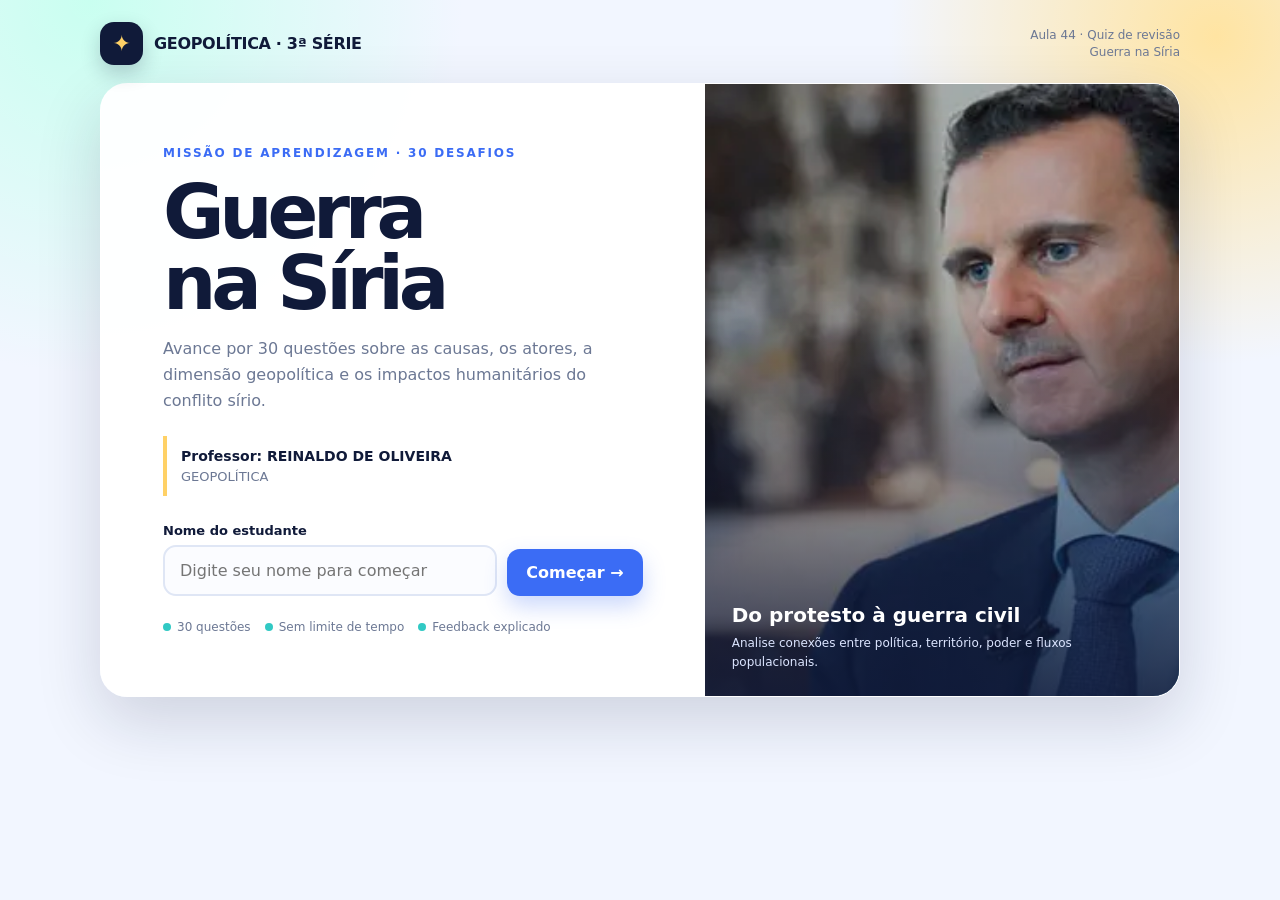
<file: index.html>
<!DOCTYPE html>
<html lang="pt-BR">
<head>
<meta charset="UTF-8" />
<meta name="viewport" content="width=device-width, initial-scale=1.0" />
<title>Quiz — Guerra na Síria | Geopolítica</title>
  <link rel="stylesheet" href="style.css">
</head>
<body>
<div class="wrap">
<header class="topbar"><div class="identity"><div class="mark">✦</div><span>GEOPOLÍTICA · 3ª SÉRIE</span></div><div class="small-note">Aula 44 · Quiz de revisão<br>Guerra na Síria</div></header>
<section class="card home" id="home">
  <div class="hero">
    <div class="eyebrow">Missão de aprendizagem · 30 desafios</div>
    <h1>Guerra<br>na Síria</h1>
    <p>Avance por 30 questões sobre as causas, os atores, a dimensão geopolítica e os impactos humanitários do conflito sírio.</p>
    <div class="teacher"><strong>Professor: REINALDO DE OLIVEIRA</strong>GEOPOLÍTICA</div>
    <form id="startForm"><div class="start-area"><div class="input-wrap"><label class="label" for="studentName">Nome do estudante</label><input class="name" id="studentName" maxlength="60" placeholder="Digite seu nome para começar" required /></div><button class="btn primary" type="submit">Começar →</button></div></form>
    <div class="how"><span><i></i>30 questões</span><span><i></i>Sem limite de tempo</span><span><i></i>Feedback explicado</span></div>
  </div>
  <div class="visual"><img id="heroImage" alt="Bashar al-Assad, tema central da aula" /><div class="visual-caption"><strong>Do protesto à guerra civil</strong><span>Analise conexões entre política, território, poder e fluxos populacionais.</span></div></div>
</section>
<section class="card quiz" id="quiz">
  <div class="quiz-head"><div class="student">Estudante: <strong id="studentDisplay"></strong></div></div>
  <div class="progress-meta"><span id="counter">Questão 1 de 30</span><span id="points">0 acertos</span></div><div class="track"><div class="bar" id="bar"></div></div>
  <div class="tag">Leia e escolha a alternativa correta</div><h2 class="question" id="question"></h2><img class="question-image" id="questionImage" alt="Imagem contextual da questão" />
  <div class="options" id="options"></div><div class="feedback" id="feedback"></div><div class="actions"><button class="btn primary" id="next" hidden>Próxima →</button></div>
</section>
<section class="card result" id="result"><div class="trophy">🏆</div><h2><span id="resultName"></span>, missão concluída!</h2><div class="score"><b id="finalScore">0</b> / 30 acertos</div><p id="message"></p><div class="result-buttons"><button class="btn primary" id="again">Jogar novamente ↻</button><button class="btn secondary" id="newStudent">Trocar estudante</button></div></section>
</div>
  <script src="script.js"></script>
</body>
</html>
</file>
<file: style.css>
:root{--ink:#17223d;--navy:#101a39;--blue:#3b6cf5;--cyan:#31c9c4;--gold:#ffd166;--green:#25b985;--red:#ef6868;--muted:#6c7894;--bg:#f2f6ff;--line:#dfe6f5;--shadow:0 24px 65px rgba(16,26,57,.16)}
*{box-sizing:border-box}body{margin:0;min-height:100vh;color:var(--ink);font-family:Inter,ui-sans-serif,system-ui,-apple-system,"Segoe UI",sans-serif;background:radial-gradient(circle at 7% 0%,#c9fff0 0,transparent 25%),radial-gradient(circle at 95% 4%,#ffe4a2 0,transparent 22%),var(--bg)}
button,input{font:inherit}button{cursor:pointer}.wrap{width:min(1080px,calc(100% - 28px));margin:auto;padding:22px 0 48px}.topbar{display:flex;align-items:center;justify-content:space-between;gap:18px;margin-bottom:18px}.identity{display:flex;align-items:center;gap:11px;font-weight:900;color:var(--navy);letter-spacing:-.02em}.mark{width:43px;height:43px;border-radius:14px;display:grid;place-items:center;background:var(--navy);color:var(--gold);font-size:22px;box-shadow:0 8px 20px #101a3933}.small-note{font-size:12px;color:var(--muted);text-align:right;line-height:1.35}.card{background:rgba(255,255,255,.95);border:1px solid #ffffffdd;border-radius:27px;box-shadow:var(--shadow);overflow:hidden}.home{display:grid;grid-template-columns:1.12fr .88fr;min-height:590px}.hero{padding:clamp(27px,5vw,62px);display:flex;flex-direction:column;justify-content:center}.eyebrow{font-size:12px;text-transform:uppercase;letter-spacing:.15em;color:var(--blue);font-weight:900}.hero h1{font-size:clamp(38px,6vw,75px);line-height:.94;letter-spacing:-.07em;color:var(--navy);margin:17px 0 18px}.hero p{color:var(--muted);line-height:1.62;font-size:16px;max-width:620px;margin:0 0 22px}.teacher{border-left:4px solid var(--gold);padding:10px 0 10px 14px;font-size:13px;line-height:1.5;color:var(--muted);margin-bottom:27px}.teacher strong{display:block;color:var(--navy);font-size:14px}.start-area{display:flex;gap:10px;align-items:end;max-width:520px}.input-wrap{flex:1}.label{display:block;font-weight:800;font-size:13px;margin-bottom:7px;color:var(--navy)}.name{width:100%;padding:14px 15px;border:2px solid var(--line);border-radius:13px;outline:none;background:#fbfcff}.name:focus{border-color:var(--blue);box-shadow:0 0 0 4px #3b6cf51f}.btn{border:0;border-radius:13px;padding:14px 19px;font-weight:900;transition:.18s;white-space:nowrap}.btn:hover{transform:translateY(-2px)}.primary{background:var(--blue);color:white;box-shadow:0 10px 22px #3b6cf544}.secondary{background:#eaf0ff;color:var(--blue)}.visual{position:relative;min-height:350px;background:var(--navy);overflow:hidden}.visual img{width:100%;height:100%;object-fit:cover;opacity:.87}.visual::after{content:"";position:absolute;inset:0;background:linear-gradient(180deg,transparent 35%,#101a39d9 100%)}.visual-caption{position:absolute;z-index:2;bottom:26px;left:27px;right:27px;color:white}.visual-caption strong{display:block;font-size:20px;margin-bottom:5px}.visual-caption span{font-size:12px;color:#dce5ff}.how{margin-top:24px;display:flex;gap:14px;flex-wrap:wrap;color:var(--muted);font-size:12px}.how span{display:inline-flex;align-items:center;gap:6px}.how i{width:8px;height:8px;border-radius:50%;background:var(--cyan);display:inline-block}.quiz,.result{display:none;padding:clamp(21px,4vw,43px)}.quiz-head{display:flex;align-items:center;justify-content:space-between;gap:14px;margin-bottom:17px}.student{font-size:13px;color:var(--muted)}.student strong{color:var(--navy)}.timer{font-weight:900;color:var(--navy);background:#edf2ff;padding:9px 13px;border-radius:999px;font-variant-numeric:tabular-nums}.timer.warn{background:#fff0eb;color:#a44938}.progress-meta{display:flex;justify-content:space-between;color:var(--muted);font-size:12px;font-weight:800;margin-bottom:8px}.track{height:9px;background:#e9eef8;border-radius:999px;overflow:hidden;margin-bottom:32px}.bar{height:100%;width:0;background:linear-gradient(90deg,var(--blue),var(--cyan));transition:width .3s}.tag{font-size:12px;font-weight:900;text-transform:uppercase;letter-spacing:.11em;color:var(--blue);margin-bottom:10px}.question{font-size:clamp(24px,4vw,39px);line-height:1.13;letter-spacing:-.045em;color:var(--navy);margin:0 0 20px;max-width:880px}.question-image{display:none;width:min(100%,570px);height:205px;object-fit:cover;border-radius:17px;margin:0 0 20px;border:1px solid var(--line);box-shadow:0 9px 22px #101a3912}.options{display:grid;gap:12px}.option{width:100%;display:flex;align-items:center;gap:13px;text-align:left;padding:15px 17px;border:2px solid var(--line);border-radius:15px;background:#fff;color:var(--ink);transition:.18s}.option:hover:not(:disabled){transform:translateX(3px);border-color:var(--blue);background:#f7f9ff}.option:disabled{cursor:default}.letter{width:31px;height:31px;flex:0 0 31px;border-radius:10px;background:#edf1fa;display:grid;place-items:center;font-weight:900;color:var(--navy)}.correct{border-color:var(--green)!important;background:#edfcf6!important;color:#10694d}.correct .letter{background:var(--green);color:white}.wrong{border-color:var(--red)!important;background:#fff1f1!important;color:#a04444}.wrong .letter{background:var(--red);color:white}.feedback{display:none;margin-top:19px;border-radius:15px;padding:15px 17px;font-size:14px;line-height:1.55}.feedback.show{display:block}.feedback.good{background:#edfcf6;color:#10694d}.feedback.bad{background:#fff1f1;color:#a04444}.actions{display:flex;justify-content:flex-end;margin-top:20px}.result{text-align:center;padding-top:54px;padding-bottom:54px}.trophy{width:94px;height:94px;border-radius:29px;display:grid;place-items:center;margin:0 auto 20px;background:linear-gradient(140deg,var(--gold),#ff9c4a);font-size:44px}.result h2{font-size:clamp(30px,5vw,52px);letter-spacing:-.06em;color:var(--navy);margin:0 0 12px}.result p{max-width:620px;margin:0 auto 24px;color:var(--muted);line-height:1.6}.score{color:var(--blue);font-weight:900;margin:10px 0 25px}.score b{font-size:72px;letter-spacing:-.08em}.result-buttons{display:flex;gap:10px;justify-content:center;flex-wrap:wrap}.sr{position:absolute;width:1px;height:1px;overflow:hidden;clip:rect(0,0,0,0)}
@media(max-width:760px){.home{grid-template-columns:1fr}.visual{min-height:260px;order:-1}.start-area{display:block}.start-area .btn{margin-top:10px;width:100%}.topbar{align-items:flex-start}.small-note{display:none}.quiz-head{align-items:flex-start;flex-direction:column}.timer{align-self:flex-start}.question-image{height:175px}}
</file>
